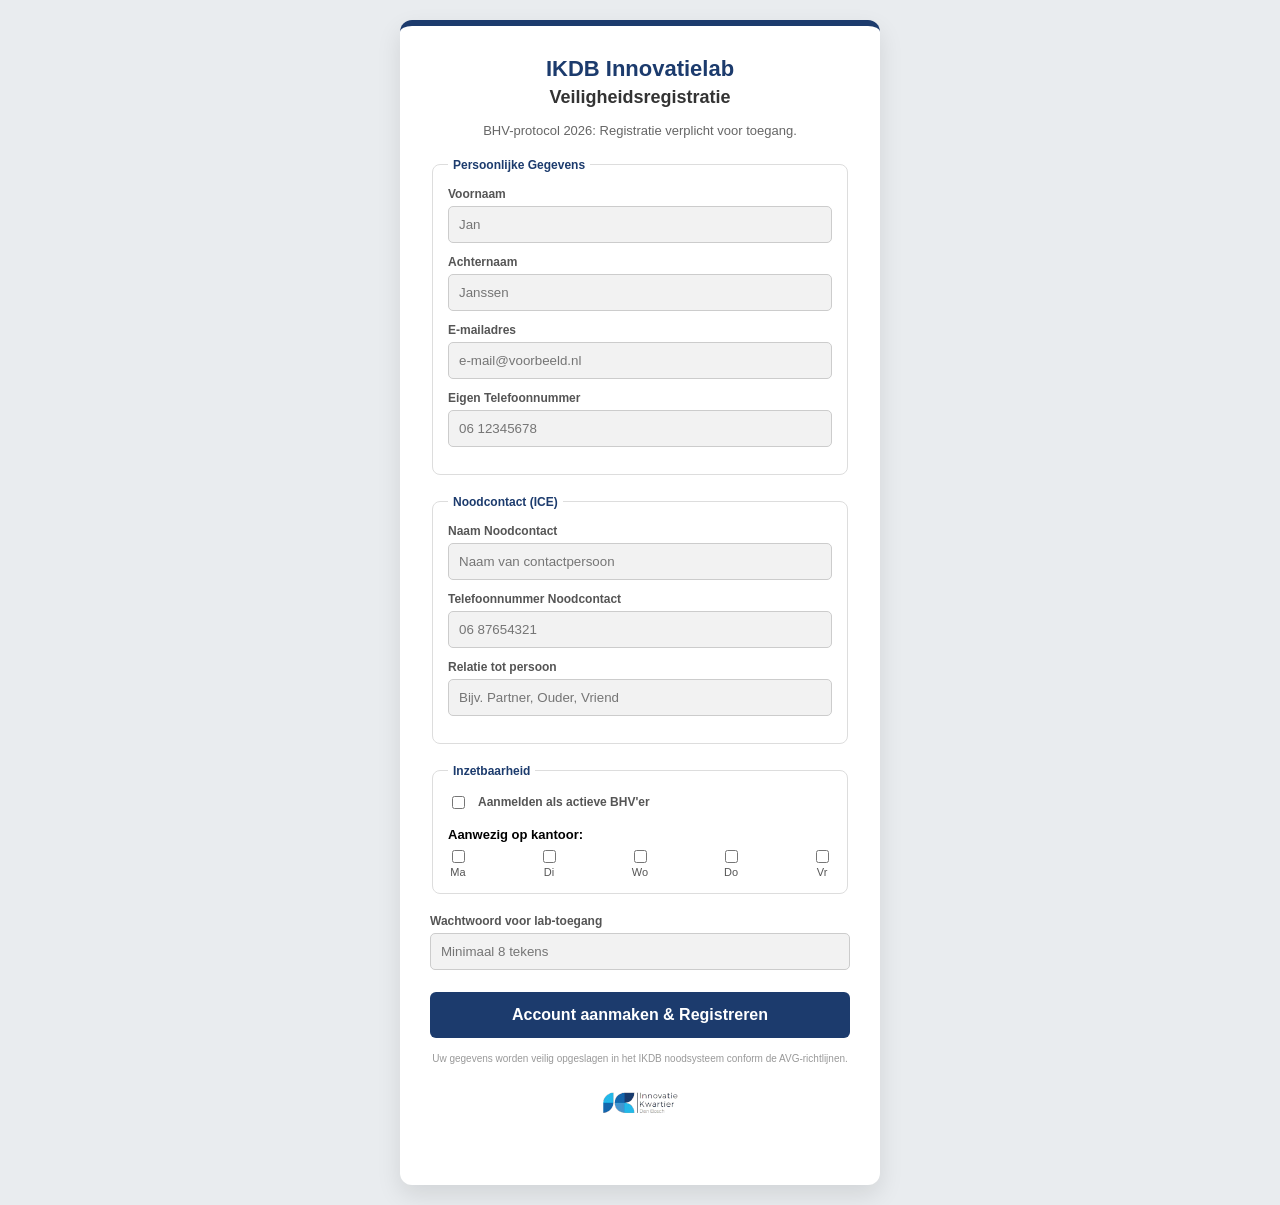
<file: index.html>
<!DOCTYPE html>
<html lang="nl">
<head>
    <meta charset="UTF-8">
    <meta name="viewport" content="width=device-width, initial-scale=1.0">
    <title>IKDB Innovatielab - Toegangspoort</title>
    <link rel="stylesheet" href="style.css">
</head>
<body>

<div class="container">
    <div class="logo-placeholder">IKDB Innovatielab</div>
    <h2>Veiligheidsregistratie</h2>
    <p class="subtitle">BHV-protocol 2026: Registratie verplicht voor toegang.</p>

    
    <form action="https://formspree.io/f/xykbpkay" method="POST">
        
        <fieldset>
            <legend>Persoonlijke Gegevens</legend>
            <label for="voornaam">Voornaam</label>
            <input type="text" id="voornaam" name="voornaam" placeholder="Jan" required>

            <label for="achternaam">Achternaam</label>
            <input type="text" id="achternaam" name="achternaam" placeholder="Janssen" required>

            <label for="email">E-mailadres</label>
            <input type="email" id="email" name="_replyto" placeholder="e-mail@voorbeeld.nl" required>

            <label for="telefoon">Eigen Telefoonnummer</label>
            <input type="tel" id="telefoon" name="telefoon" placeholder="06 12345678" required>
        </fieldset>

        <fieldset>
            <legend>Noodcontact (ICE)</legend>
            <label for="ice_naam">Naam Noodcontact</label>
            <input type="text" id="ice_naam" name="ice_naam" placeholder="Naam van contactpersoon" required>

            <label for="ice_telefoon">Telefoonnummer Noodcontact</label>
            <input type="tel" id="ice_telefoon" name="ice_telefoon" placeholder="06 87654321" required>

            <label for="ice_relatie">Relatie tot persoon</label>
            <input type="text" id="ice_relatie" name="ice_relatie" placeholder="Bijv. Partner, Ouder, Vriend" required>
        </fieldset>

        <fieldset>
            <legend>Inzetbaarheid</legend>
            <label class="checkbox-label">
                <input type="checkbox" name="bhv_aanmelden" value="Ja"> Aanmelden als actieve BHV'er
            </label>

            <p style="font-size: 13px; font-weight: bold; margin-bottom: 5px;">Aanwezig op kantoor:</p>
            <div class="days-grid">
                <label><input type="checkbox" name="dag_ma" value="Maandag"> Ma</label>
                <label><input type="checkbox" name="dag_di" value="Dinsdag"> Di</label>
                <label><input type="checkbox" name="dag_wo" value="Woensdag"> Wo</label>
                <label><input type="checkbox" name="dag_do" value="Donderdag"> Do</label>
                <label><input type="checkbox" name="dag_vr" value="Vrijdag"> Vr</label>
            </div>
        </fieldset>

        <label for="wachtwoord">Wachtwoord voor lab-toegang</label>
        <input type="password" id="wachtwoord" name="wachtwoord" placeholder="Minimaal 8 tekens" required>

        <input type="hidden" name="_next" value="https://www.ik-db.nl/bedankt">

        <button type="submit">Account aanmaken & Registreren</button>
    </form>

    <p class="footer-text">
        Uw gegevens worden veilig opgeslagen in het IKDB noodsysteem conform de AVG-richtlijnen.
    </p>
<div class="logo-container">
    <img src="logo.png" alt="IKDB Logo" class="main-logo">

</div>

</body>
</html>
</file>
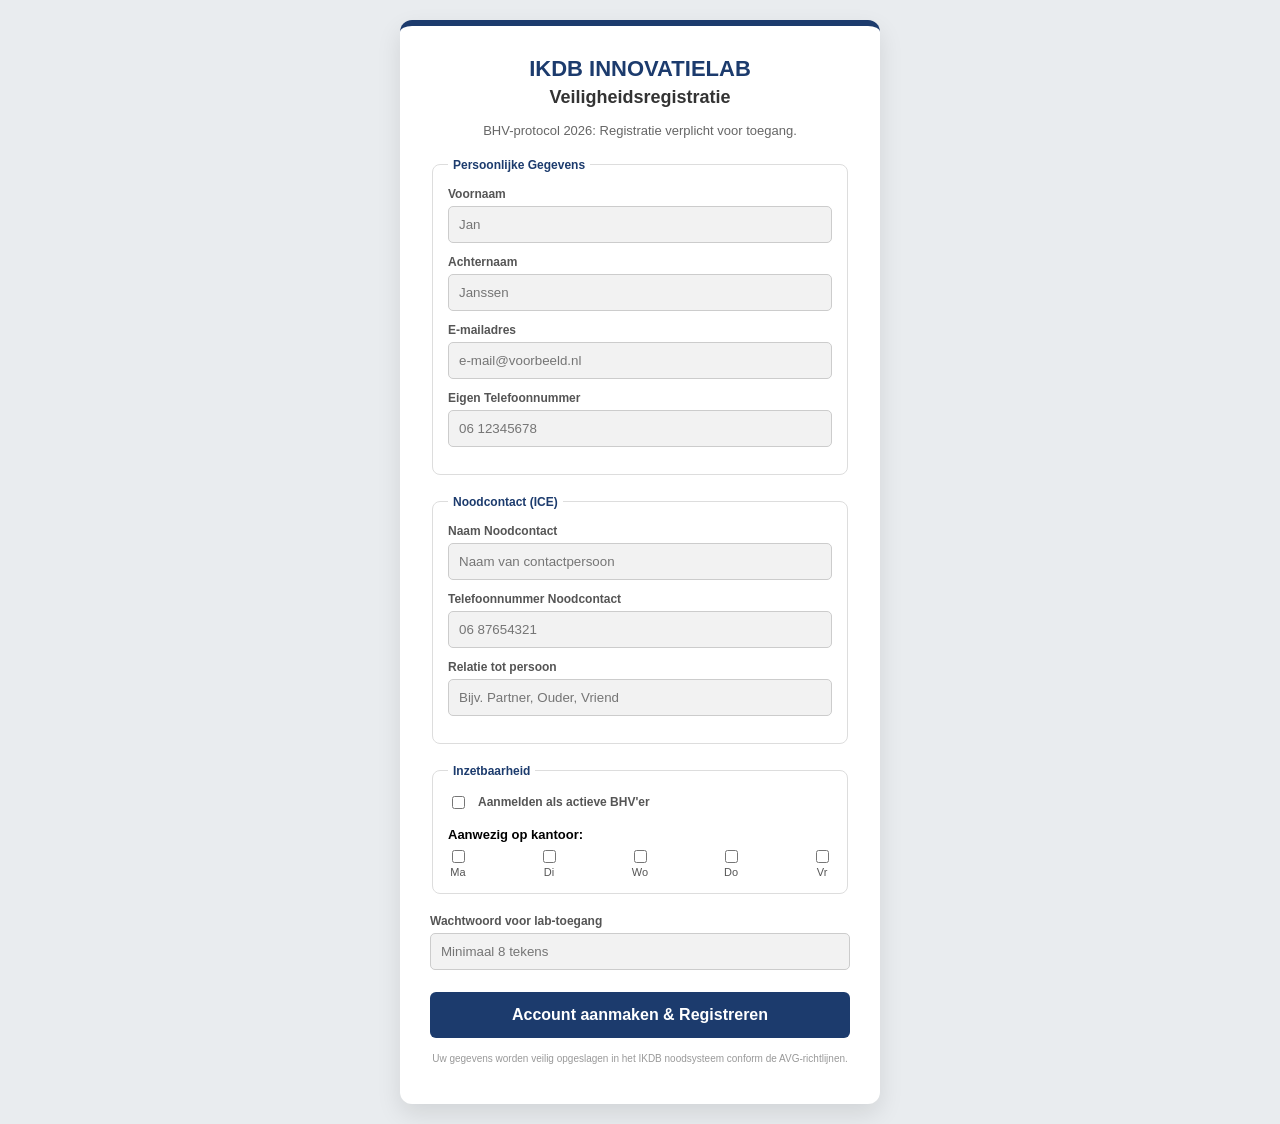
<file: Gegevens.html>
<!DOCTYPE html>
<html lang="nl">
<head>
    <meta charset="UTF-8">
    <meta name="viewport" content="width=device-width, initial-scale=1.0">
    <title>IKDB Innovatielab - Toegangspoort</title>
    <link rel="stylesheet" href="style.css">
</head>
<body>

<div class="container">
    <div class="logo-placeholder">IKDB INNOVATIELAB</div>
    <h2>Veiligheidsregistratie</h2>
    <p class="subtitle">BHV-protocol 2026: Registratie verplicht voor toegang.</p>

    <form action="https://formspree.io/f/xykbpkay" method="POST">
        
        <fieldset>
            <legend>Persoonlijke Gegevens</legend>
            <label for="voornaam">Voornaam</label>
            <input type="text" id="voornaam" name="voornaam" placeholder="Jan" required>

            <label for="achternaam">Achternaam</label>
            <input type="text" id="achternaam" name="achternaam" placeholder="Janssen" required>

            <label for="email">E-mailadres</label>
            <input type="email" id="email" name="_replyto" placeholder="e-mail@voorbeeld.nl" required>

            <label for="telefoon">Eigen Telefoonnummer</label>
            <input type="tel" id="telefoon" name="telefoon" placeholder="06 12345678" required>
        </fieldset>

        <fieldset>
            <legend>Noodcontact (ICE)</legend>
            <label for="ice_naam">Naam Noodcontact</label>
            <input type="text" id="ice_naam" name="ice_naam" placeholder="Naam van contactpersoon" required>

            <label for="ice_telefoon">Telefoonnummer Noodcontact</label>
            <input type="tel" id="ice_telefoon" name="ice_telefoon" placeholder="06 87654321" required>

            <label for="ice_relatie">Relatie tot persoon</label>
            <input type="text" id="ice_relatie" name="ice_relatie" placeholder="Bijv. Partner, Ouder, Vriend" required>
        </fieldset>

        <fieldset>
            <legend>Inzetbaarheid</legend>
            <label class="checkbox-label">
                <input type="checkbox" name="bhv_aanmelden" value="Ja"> Aanmelden als actieve BHV'er
            </label>

            <p style="font-size: 13px; font-weight: bold; margin-bottom: 5px;">Aanwezig op kantoor:</p>
            <div class="days-grid">
                <label><input type="checkbox" name="dag_ma" value="Maandag"> Ma</label>
                <label><input type="checkbox" name="dag_di" value="Dinsdag"> Di</label>
                <label><input type="checkbox" name="dag_wo" value="Woensdag"> Wo</label>
                <label><input type="checkbox" name="dag_do" value="Donderdag"> Do</label>
                <label><input type="checkbox" name="dag_vr" value="Vrijdag"> Vr</label>
            </div>
        </fieldset>

        <label for="wachtwoord">Wachtwoord voor lab-toegang</label>
        <input type="password" id="wachtwoord" name="wachtwoord" placeholder="Minimaal 8 tekens" required>

        <input type="hidden" name="_next" value="https://www.ik-db.nl/bedankt">

        <button type="submit">Account aanmaken & Registreren</button>
    </form>

    <p class="footer-text">
        Uw gegevens worden veilig opgeslagen in het IKDB noodsysteem conform de AVG-richtlijnen.
    </p>
</div>

</body>
</html>
</file>
<file: style.css>
body { 
    font-family: 'Segoe UI', Tahoma, Geneva, Verdana, sans-serif; 
    background-color: #e9ecef; 
    display: flex; 
    justify-content: center; 
    align-items: center; 
    min-height: 100vh; /* Veranderd naar min-height voor scrollen op kleine schermen */
    margin: 20px 0; 
}

.logo-container {
    text-align: center;
    margin-bottom: 20px;
}

.main-logo {
    max-width: 10000px; /* Je kunt dit getal aanpassen voor de grootte */
    height: auto;
    display: inline-block;
}

.container { 
    background: white; 
    padding: 30px; 
    border-radius: 12px; 
    box-shadow: 0 10px 25px rgba(0,0,0,0.1); 
    width: 420px; /* Iets breder voor de nieuwe velden */
    border-top: 6px solid rgb(28, 59, 109); 
}

.logo-placeholder {
    text-align: center;
    font-weight: bold;
    font-size: 22px;
    color: rgb(28, 59, 109);
}

h2 { color: #333; text-align: center; margin-top: 5px; font-size: 18px; }
.subtitle { text-align: center; color: #666; font-size: 13px; margin-bottom: 20px; }

fieldset {
    border: 1px solid #ddd;
    border-radius: 8px;
    padding: 15px;
    margin-bottom: 20px;
}

legend {
    font-size: 12px;
    font-weight: bold;
    color: rgb(28, 59, 109);
    padding: 0 5px;
}

label { 
    font-size: 12px; 
    color: #555; 
    font-weight: bold; 
    display: block;
}

input[type="text"], input[type="email"], input[type="tel"], input[type="password"] { 
    width: 100%; 
    padding: 10px; 
    margin: 5px 0 12px 0; 
    border: 1px solid #ccc; 
    border-radius: 5px; 
    box-sizing: border-box;
    background-color: #f2f2f2;
}

/* Styling voor de BHV checkbox en dagen */
.checkbox-label {
    display: flex;
    align-items: center;
    gap: 10px;
    margin-bottom: 15px;
    cursor: pointer;
}

.days-grid {
    display: flex;
    justify-content: space-between;
    margin-top: 5px;
}

.days-grid label {
    font-weight: normal;
    display: flex;
    flex-direction: column;
    align-items: center;
    font-size: 11px;
}

button { 
    width: 100%; 
    padding: 14px; 
    background-color: rgb(28, 59, 109); 
    color: white; 
    border: none; 
    border-radius: 6px; 
    cursor: pointer; 
    font-weight: bold; 
    font-size: 16px;
    margin-top: 10px;
}

button:hover { background-color: rgb(28, 59, 109); }

.footer-text { 
    font-size: 10px; 
    color: #999; 
    text-align: center; 
    margin-top: 15px; 
}
</file>
